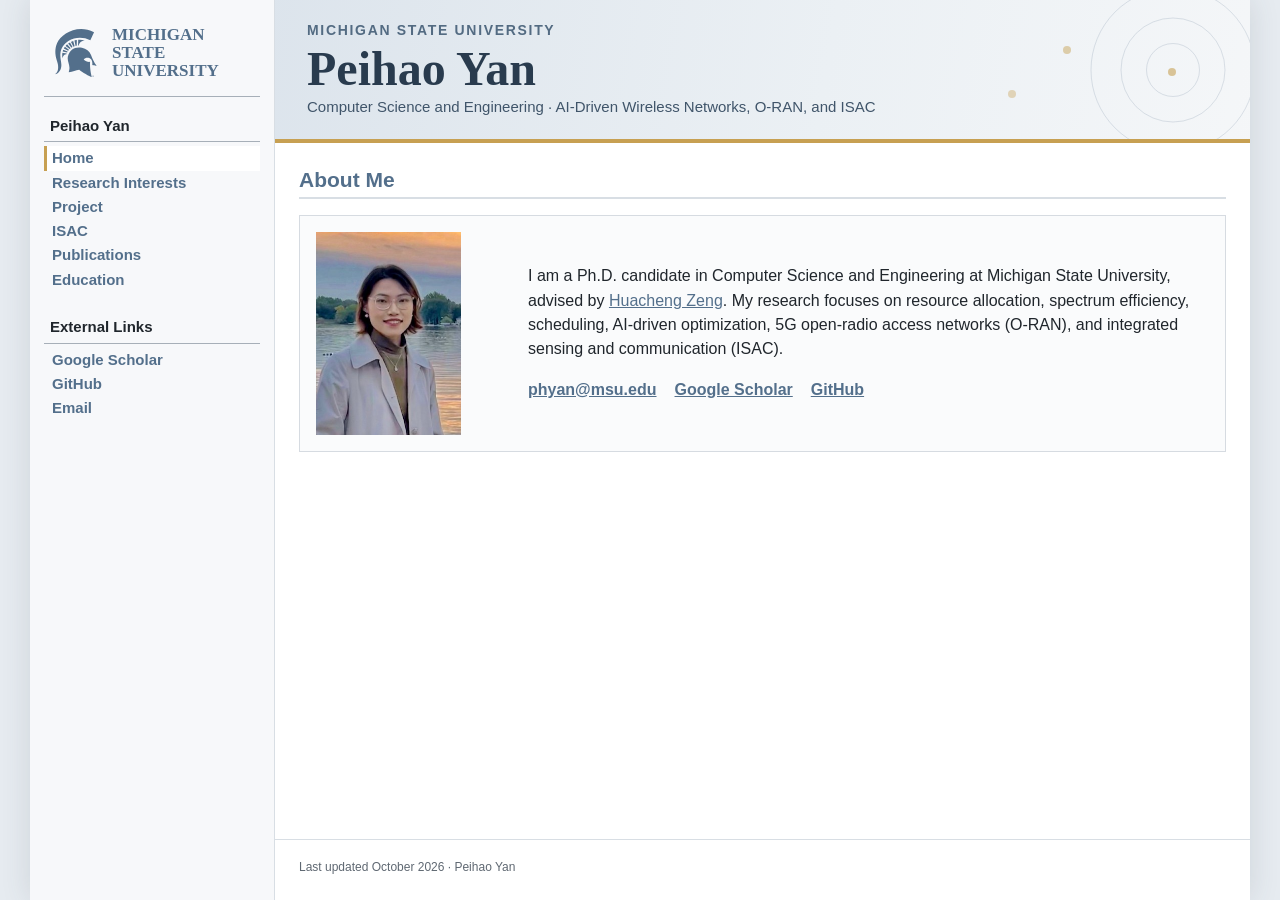
<file: index.html>
<!doctype html>
<html lang="en">
  <head>
    <meta charset="utf-8" />
    <meta name="viewport" content="width=device-width, initial-scale=1" />
    <meta name="description" content="Peihao Yan — Ph.D. candidate at Michigan State University researching spectrum efficiency, AI-driven optimization, 5G RAN, and integrated sensing and communication." />
    <title>Peihao Yan | Michigan State University</title>
    <link rel="icon" href="favicon.svg" type="image/svg+xml" />
    <link rel="stylesheet" href="style.css?v=20261030-3" />
  </head>
  <body>
    <a class="skip-link" href="#main">Skip to main content</a>
    <div class="page-shell">
      <aside class="sidebar">
        <div class="msu-lockup" aria-label="Michigan State University">
          <img class="msu-mark" src="assets/images/spartan-helmet.svg?v=20261030-3" alt="" aria-hidden="true" />
          <span class="msu-name">Michigan State<br />University</span>
        </div>
        <nav aria-label="Primary navigation">
          <p class="nav-heading">Peihao Yan</p>
          <a href="index.html" aria-current="page">Home</a>
          <a href="research.html">Research Interests</a>
          <a href="demos.html">Project</a>
          <a href="isac.html">ISAC</a>
          <a href="publications.html">Publications</a>
          <a href="education.html">Education</a>
          <p class="nav-heading nav-group">External Links</p>
          <a href="https://scholar.google.com/citations?hl=en&amp;user=ZL0hy0gAAAAJ&amp;view_op=list_works&amp;sortby=pubdate">Google Scholar</a>
          <a href="https://github.com/peihaoY">GitHub</a>
          <a href="mailto:phyan@msu.edu">Email</a>
        </nav>
      </aside>

      <div class="content-column">
        <header class="site-banner">
          <div class="banner-copy">
            <p>Michigan State University</p>
            <h1>Peihao Yan</h1>
            <span>Computer Science and Engineering · AI-Driven Wireless Networks, O-RAN, and ISAC</span>
          </div>
          <div class="radio-pattern" aria-hidden="true"><span></span><span></span><span></span></div>
        </header>

        <main id="main">
          <section aria-labelledby="about-title">
            <h2 id="about-title">About Me</h2>
            <div class="intro-panel">
              <img class="avatar" src="assets/images/peihao-yan-profile.jpg?v=20261030-2" alt="Portrait of Peihao Yan" width="400" height="400" />
              <div>
                <p>I am a Ph.D. candidate in Computer Science and Engineering at Michigan State University, advised by <a href="https://inss.egr.msu.edu/team.html">Huacheng Zeng</a>. My research focuses on resource allocation, spectrum efficiency, scheduling, AI-driven optimization, 5G open-radio access networks (O-RAN), and integrated sensing and communication (ISAC).</p>
                <p class="quick-links">
                  <a href="mailto:phyan@msu.edu">phyan@msu.edu</a>
                  <a href="https://scholar.google.com/citations?hl=en&amp;user=ZL0hy0gAAAAJ&amp;view_op=list_works&amp;sortby=pubdate">Google Scholar</a>
                  <a href="https://github.com/peihaoY">GitHub</a>
                </p>
              </div>
            </div>
          </section>

        </main>

        <footer><p>Last updated October 2026 · Peihao Yan</p></footer>
      </div>
    </div>
  </body>
</html>
</file>
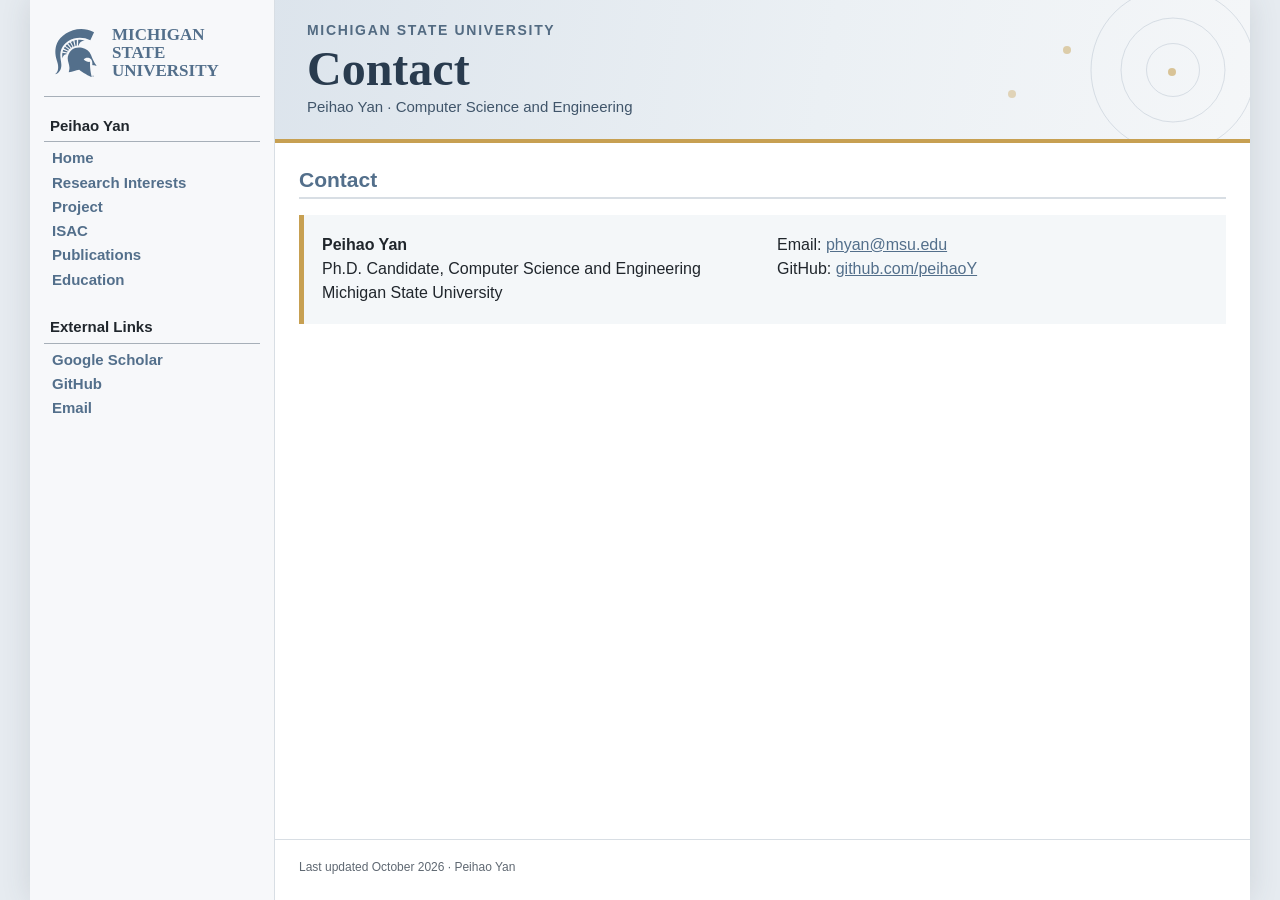
<file: contact.html>
<!doctype html>
<html lang="en">
  <head>
    <meta charset="utf-8" /><meta name="viewport" content="width=device-width, initial-scale=1" />
    <meta name="description" content="Contact information for Peihao Yan at Michigan State University." /><title>Contact | Peihao Yan</title>
    <link rel="icon" href="favicon.svg" type="image/svg+xml" /><link rel="stylesheet" href="style.css?v=20261030-3" />
  </head>
  <body>
    <a class="skip-link" href="#main">Skip to main content</a>
    <div class="page-shell">
      <aside class="sidebar">
        <div class="msu-lockup" aria-label="Michigan State University"><img class="msu-mark" src="assets/images/spartan-helmet.svg?v=20261030-3" alt="" aria-hidden="true" /><span class="msu-name">Michigan State<br />University</span></div>
        <nav aria-label="Primary navigation">
          <p class="nav-heading">Peihao Yan</p>
          <a href="index.html">Home</a><a href="research.html">Research Interests</a><a href="demos.html">Project</a><a href="isac.html">ISAC</a><a href="publications.html">Publications</a><a href="education.html">Education</a>
          <p class="nav-heading nav-group">External Links</p><a href="https://scholar.google.com/citations?hl=en&amp;user=ZL0hy0gAAAAJ&amp;view_op=list_works&amp;sortby=pubdate">Google Scholar</a><a href="https://github.com/peihaoY">GitHub</a><a href="mailto:phyan@msu.edu">Email</a>
        </nav>
      </aside>
      <div class="content-column">
        <header class="site-banner"><div class="banner-copy"><p>Michigan State University</p><h1>Contact</h1><span>Peihao Yan · Computer Science and Engineering</span></div><div class="radio-pattern" aria-hidden="true"><span></span><span></span><span></span></div></header>
        <main id="main">
          <section aria-labelledby="contact-title">
            <h2 id="contact-title">Contact</h2>
            <div class="contact-panel">
              <p><strong>Peihao Yan</strong><br />Ph.D. Candidate, Computer Science and Engineering<br />Michigan State University</p>
              <p>Email: <a href="mailto:phyan@msu.edu">phyan@msu.edu</a><br />GitHub: <a href="https://github.com/peihaoY">github.com/peihaoY</a></p>
            </div>
          </section>
        </main>
        <footer><p>Last updated October 2026 · Peihao Yan</p></footer>
      </div>
    </div>
  </body>
</html>
</file>
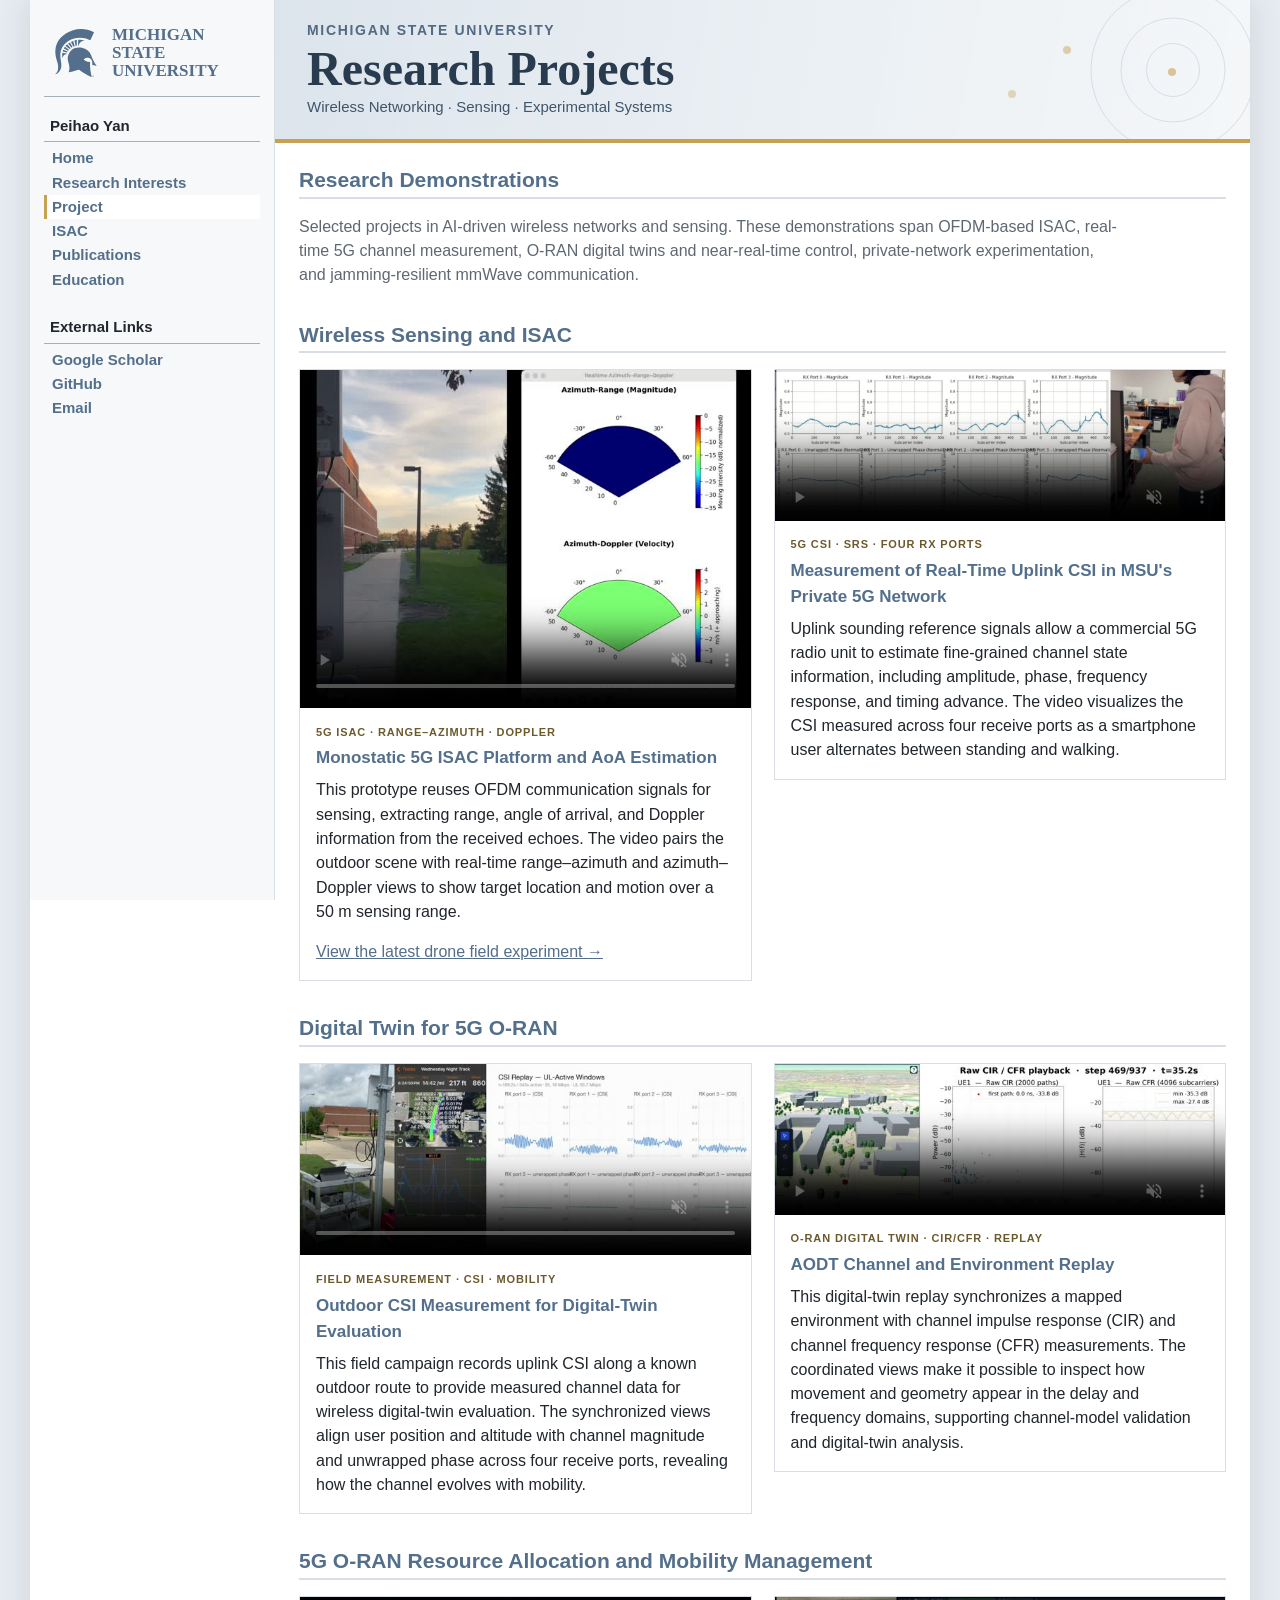
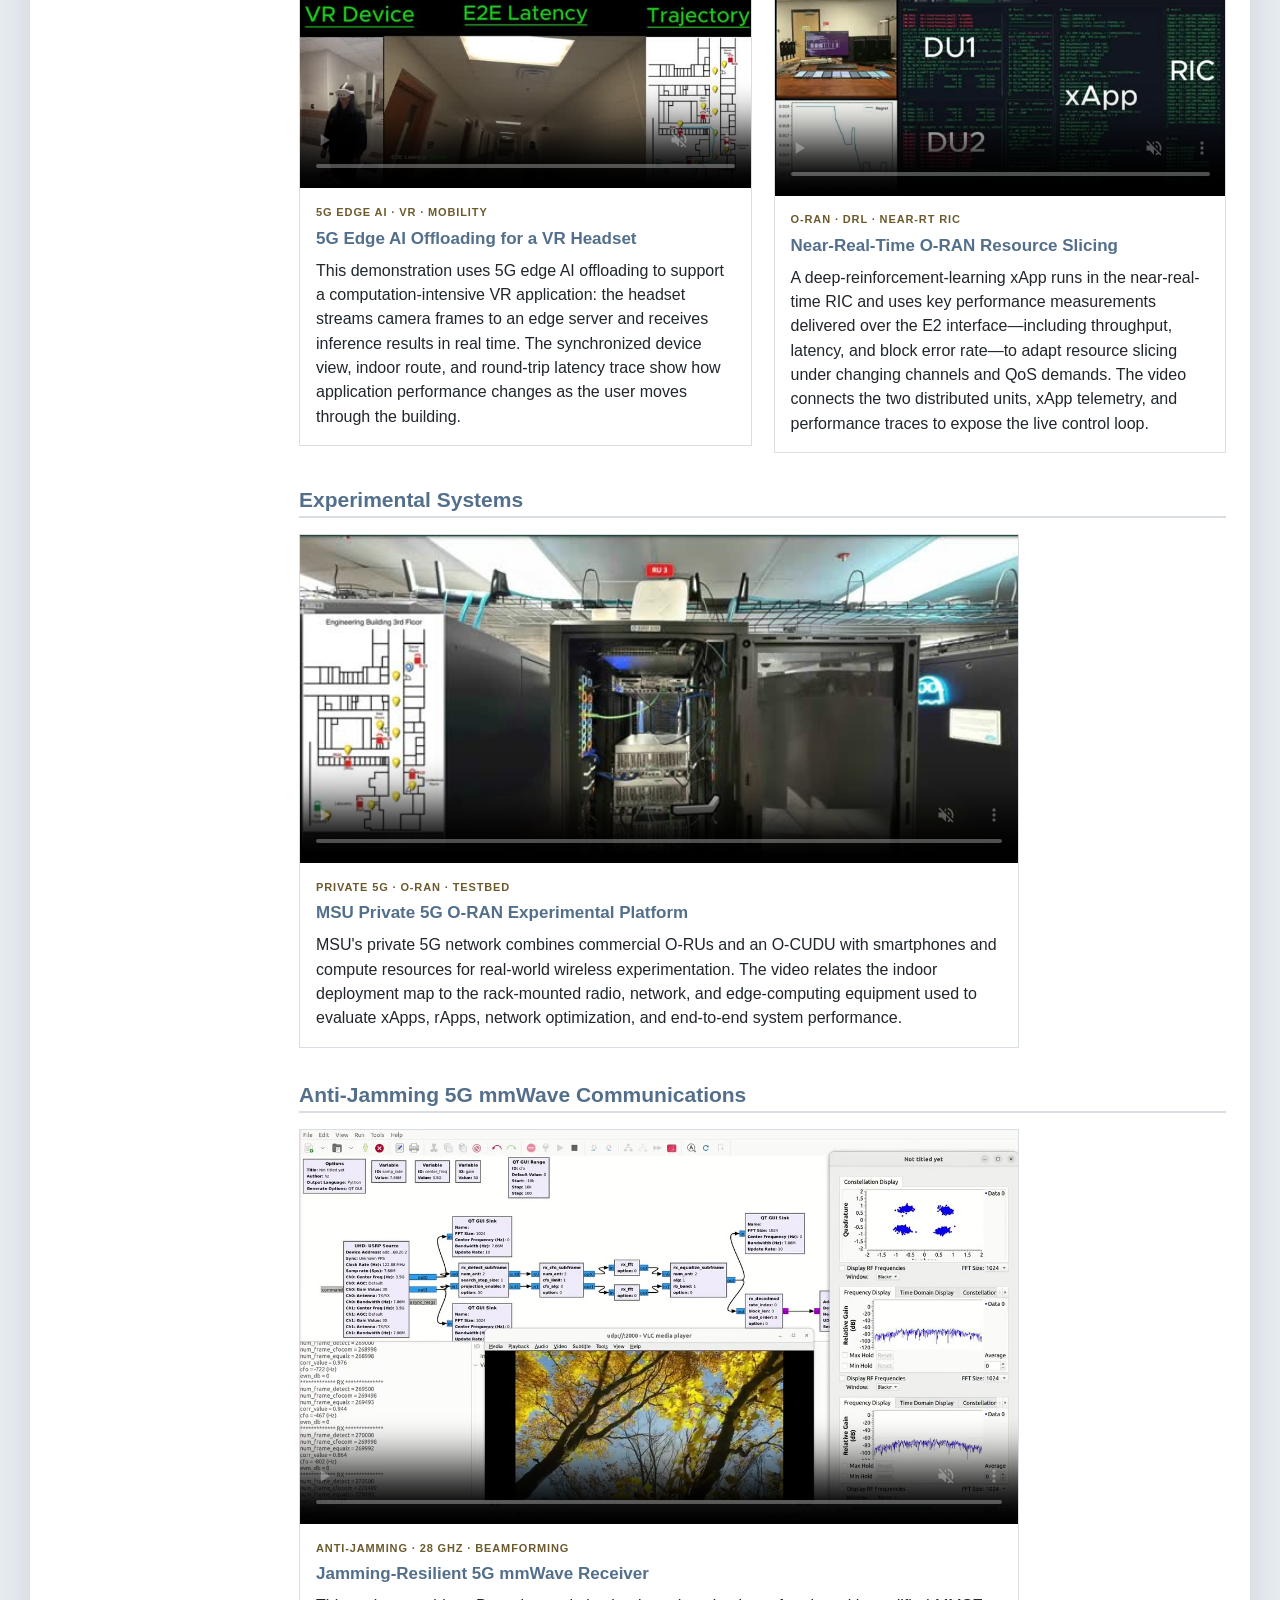
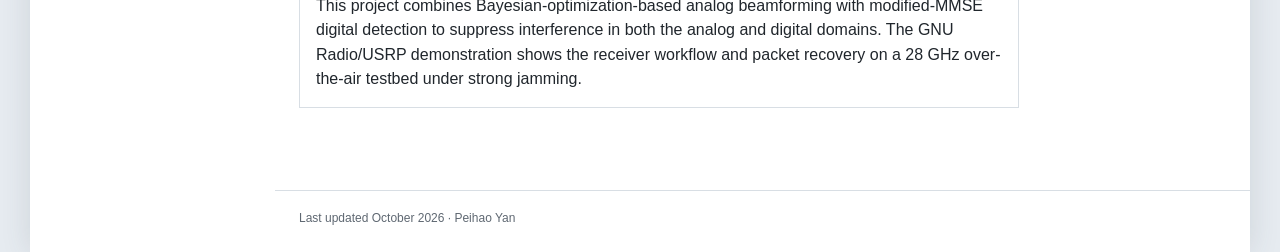
<file: demos.html>
<!doctype html>
<html lang="en">
  <head>
    <meta charset="utf-8" />
    <meta name="viewport" content="width=device-width, initial-scale=1" />
    <meta name="description" content="Research projects from Peihao Yan in wireless systems, 5G/6G, Open RAN, integrated sensing and communication, and anti-jamming communications." />
    <title>Research Projects | Peihao Yan</title>
    <link rel="icon" href="favicon.svg" type="image/svg+xml" />
    <link rel="stylesheet" href="style.css?v=20261030-3" />
  </head>
  <body>
    <a class="skip-link" href="#main">Skip to main content</a>
    <div class="page-shell">
      <aside class="sidebar">
        <div class="msu-lockup" aria-label="Michigan State University">
          <img class="msu-mark" src="assets/images/spartan-helmet.svg?v=20261030-3" alt="" aria-hidden="true" />
          <span class="msu-name">Michigan State<br />University</span>
        </div>
        <nav aria-label="Primary navigation">
          <p class="nav-heading">Peihao Yan</p>
          <a href="index.html">Home</a>
          <a href="research.html">Research Interests</a>
          <a href="demos.html" aria-current="page">Project</a>
          <a href="isac.html">ISAC</a>
          <a href="publications.html">Publications</a>
          <a href="education.html">Education</a>
          <p class="nav-heading nav-group">External Links</p>
          <a href="https://scholar.google.com/citations?hl=en&amp;user=ZL0hy0gAAAAJ&amp;view_op=list_works&amp;sortby=pubdate">Google Scholar</a>
          <a href="https://github.com/peihaoY">GitHub</a>
          <a href="mailto:phyan@msu.edu">Email</a>
        </nav>
      </aside>

      <div class="content-column">
        <header class="site-banner">
          <div class="banner-copy">
            <p>Michigan State University</p>
            <h1>Research Projects</h1>
            <span>Wireless Networking · Sensing · Experimental Systems</span>
          </div>
          <div class="radio-pattern" aria-hidden="true"><span></span><span></span><span></span></div>
        </header>

        <main id="main">
          <section aria-labelledby="demo-library-title">
            <h2 id="demo-library-title">Research Demonstrations</h2>
            <p class="demo-intro">Selected projects in AI-driven wireless networks and sensing. These demonstrations span OFDM-based ISAC, real-time 5G channel measurement, O-RAN digital twins and near-real-time control, private-network experimentation, and jamming-resilient mmWave communication.</p>
          </section>

          <section id="sensing" aria-labelledby="sensing-title">
            <h2 id="sensing-title">Wireless Sensing and ISAC</h2>
            <div class="demo-grid">
              <article class="demo-card">
                <video controls muted playsinline preload="metadata" poster="assets/images/50m-azimuth-sensing-poster.jpg">
                  <source src="assets/videos/50m-azimuth-sensing.mp4" type="video/mp4" />
                </video>
                <div class="demo-card-content">
                  <p class="demo-meta">5G ISAC · Range–Azimuth · Doppler</p>
                  <h3>Monostatic 5G ISAC Platform and AoA Estimation</h3>
                  <p>This prototype reuses OFDM communication signals for sensing, extracting range, angle of arrival, and Doppler information from the received echoes. The video pairs the outdoor scene with real-time range–azimuth and azimuth–Doppler views to show target location and motion over a 50 m sensing range.</p>
                  <p><a href="isac.html">View the latest drone field experiment →</a></p>
                </div>
              </article>

              <article class="demo-card">
                <video controls muted playsinline preload="metadata" poster="assets/images/four-port-csi-measurement-poster.jpg">
                  <source src="assets/videos/four-port-csi-measurement.mp4" type="video/mp4" />
                </video>
                <div class="demo-card-content">
                  <p class="demo-meta">5G CSI · SRS · Four RX Ports</p>
                  <h3>Measurement of Real-Time Uplink CSI in MSU's Private 5G Network</h3>
                  <p>Uplink sounding reference signals allow a commercial 5G radio unit to estimate fine-grained channel state information, including amplitude, phase, frequency response, and timing advance. The video visualizes the CSI measured across four receive ports as a smartphone user alternates between standing and walking.</p>
                </div>
              </article>
            </div>
          </section>

          <section id="digital-twin" aria-labelledby="digital-twin-title">
            <h2 id="digital-twin-title">Digital Twin for 5G O-RAN</h2>
            <div class="demo-grid">
              <article class="demo-card">
                <video controls muted playsinline preload="metadata" poster="assets/images/outdoor-csi-tracking-poster.jpg">
                  <source src="assets/videos/outdoor-csi-tracking.mp4" type="video/mp4" />
                </video>
                <div class="demo-card-content">
                  <p class="demo-meta">Field Measurement · CSI · Mobility</p>
                  <h3>Outdoor CSI Measurement for Digital-Twin Evaluation</h3>
                  <p>This field campaign records uplink CSI along a known outdoor route to provide measured channel data for wireless digital-twin evaluation. The synchronized views align user position and altitude with channel magnitude and unwrapped phase across four receive ports, revealing how the channel evolves with mobility.</p>
                </div>
              </article>

              <article class="demo-card">
                <video controls muted playsinline preload="metadata" poster="assets/images/aodt-cir-cfr-replay-poster.jpg">
                  <source src="assets/videos/aodt-cir-cfr-replay.mp4" type="video/mp4" />
                </video>
                <div class="demo-card-content">
                  <p class="demo-meta">O-RAN Digital Twin · CIR/CFR · Replay</p>
                  <h3>AODT Channel and Environment Replay</h3>
                  <p>This digital-twin replay synchronizes a mapped environment with channel impulse response (CIR) and channel frequency response (CFR) measurements. The coordinated views make it possible to inspect how movement and geometry appear in the delay and frequency domains, supporting channel-model validation and digital-twin analysis.</p>
                </div>
              </article>
            </div>
          </section>

          <section id="oran-management" aria-labelledby="oran-management-title">
            <h2 id="oran-management-title">5G O-RAN Resource Allocation and Mobility Management</h2>
            <div class="demo-grid">
              <article class="demo-card">
                <video controls muted playsinline preload="metadata" poster="assets/images/vr-low-latency-tracking-poster.jpg">
                  <source src="assets/videos/vr-low-latency-tracking.mp4" type="video/mp4" />
                </video>
                <div class="demo-card-content">
                  <p class="demo-meta">5G Edge AI · VR · Mobility</p>
                  <h3>5G Edge AI Offloading for a VR Headset</h3>
                  <p>This demonstration uses 5G edge AI offloading to support a computation-intensive VR application: the headset streams camera frames to an edge server and receives inference results in real time. The synchronized device view, indoor route, and round-trip latency trace show how application performance changes as the user moves through the building.</p>
                </div>
              </article>

              <article class="demo-card">
                <video controls muted playsinline preload="metadata" poster="assets/images/oran-drl-xapp-poster.jpg">
                  <source src="assets/videos/oran-drl-xapp.mp4" type="video/mp4" />
                </video>
                <div class="demo-card-content">
                  <p class="demo-meta">O-RAN · DRL · Near-RT RIC</p>
                  <h3>Near-Real-Time O-RAN Resource Slicing</h3>
                  <p>A deep-reinforcement-learning xApp runs in the near-real-time RIC and uses key performance measurements delivered over the E2 interface—including throughput, latency, and block error rate—to adapt resource slicing under changing channels and QoS demands. The video connects the two distributed units, xApp telemetry, and performance traces to expose the live control loop.</p>
                </div>
              </article>
            </div>
          </section>

          <section id="systems" aria-labelledby="systems-title">
            <h2 id="systems-title">Experimental Systems</h2>
            <div class="demo-grid demo-grid-single">
              <article class="demo-card">
                <video controls muted playsinline preload="metadata" poster="assets/images/wireless-network-platform-poster.jpg">
                  <source src="assets/videos/wireless-network-platform.mp4" type="video/mp4" />
                </video>
                <div class="demo-card-content">
                  <p class="demo-meta">Private 5G · O-RAN · Testbed</p>
                  <h3>MSU Private 5G O-RAN Experimental Platform</h3>
                  <p>MSU's private 5G network combines commercial O-RUs and an O-CUDU with smartphones and compute resources for real-world wireless experimentation. The video relates the indoor deployment map to the rack-mounted radio, network, and edge-computing equipment used to evaluate xApps, rApps, network optimization, and end-to-end system performance.</p>
                </div>
              </article>
            </div>
          </section>

          <section id="anti-jamming" aria-labelledby="anti-jamming-title">
            <h2 id="anti-jamming-title">Anti-Jamming 5G mmWave Communications</h2>
            <div class="demo-grid demo-grid-single">
              <article class="demo-card">
                <video controls muted playsinline preload="metadata" poster="assets/images/anti-jamming-mmwave-poster.jpg">
                  <source src="assets/videos/anti-jamming-mmwave.mp4" type="video/mp4" />
                </video>
                <div class="demo-card-content">
                  <p class="demo-meta">Anti-Jamming · 28 GHz · Beamforming</p>
                  <h3>Jamming-Resilient 5G mmWave Receiver</h3>
                  <p>This project combines Bayesian-optimization-based analog beamforming with modified-MMSE digital detection to suppress interference in both the analog and digital domains. The GNU Radio/USRP demonstration shows the receiver workflow and packet recovery on a 28 GHz over-the-air testbed under strong jamming.</p>
                </div>
              </article>
            </div>
          </section>
        </main>

        <footer><p>Last updated October 2026 · Peihao Yan</p></footer>
      </div>
    </div>
  </body>
</html>
</file>
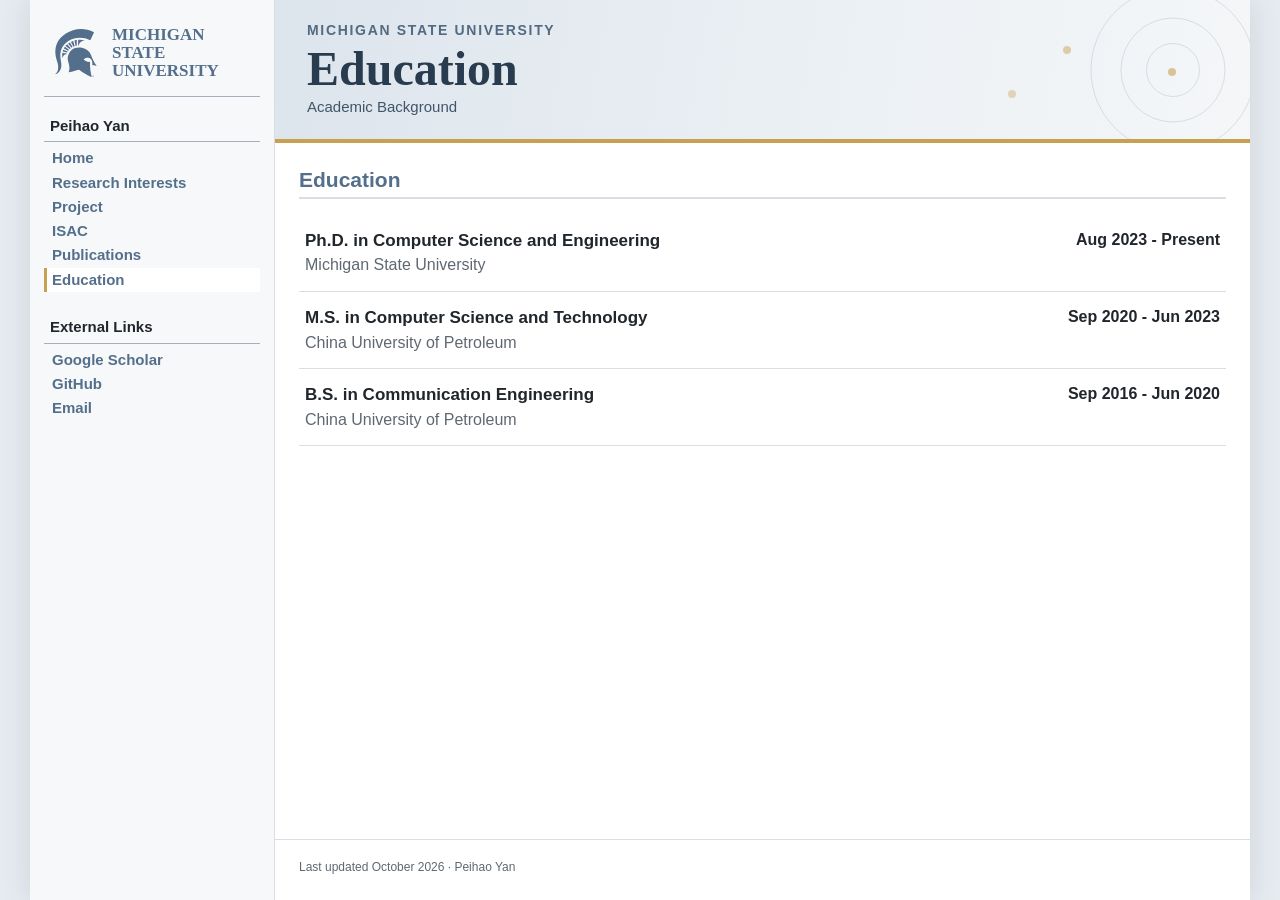
<file: education.html>
<!doctype html>
<html lang="en">
  <head>
    <meta charset="utf-8" /><meta name="viewport" content="width=device-width, initial-scale=1" />
    <meta name="description" content="Education background of Peihao Yan." /><title>Education | Peihao Yan</title>
    <link rel="icon" href="favicon.svg" type="image/svg+xml" /><link rel="stylesheet" href="style.css?v=20261030-3" />
  </head>
  <body>
    <a class="skip-link" href="#main">Skip to main content</a>
    <div class="page-shell">
      <aside class="sidebar">
        <div class="msu-lockup" aria-label="Michigan State University"><img class="msu-mark" src="assets/images/spartan-helmet.svg?v=20261030-3" alt="" aria-hidden="true" /><span class="msu-name">Michigan State<br />University</span></div>
        <nav aria-label="Primary navigation">
          <p class="nav-heading">Peihao Yan</p>
          <a href="index.html">Home</a><a href="research.html">Research Interests</a><a href="demos.html">Project</a><a href="isac.html">ISAC</a><a href="publications.html">Publications</a><a href="education.html" aria-current="page">Education</a>
          <p class="nav-heading nav-group">External Links</p><a href="https://scholar.google.com/citations?hl=en&amp;user=ZL0hy0gAAAAJ&amp;view_op=list_works&amp;sortby=pubdate">Google Scholar</a><a href="https://github.com/peihaoY">GitHub</a><a href="mailto:phyan@msu.edu">Email</a>
        </nav>
      </aside>
      <div class="content-column">
        <header class="site-banner"><div class="banner-copy"><p>Michigan State University</p><h1>Education</h1><span>Academic Background</span></div><div class="radio-pattern" aria-hidden="true"><span></span><span></span><span></span></div></header>
        <main id="main">
          <section aria-labelledby="education-title">
            <h2 id="education-title">Education</h2>
            <div class="education-list">
              <article><div><h3>Ph.D. in Computer Science and Engineering</h3><p>Michigan State University</p></div><span>Aug 2023 - Present</span></article>
              <article><div><h3>M.S. in Computer Science and Technology</h3><p>China University of Petroleum</p></div><span>Sep 2020 - Jun 2023</span></article>
              <article><div><h3>B.S. in Communication Engineering</h3><p>China University of Petroleum</p></div><span>Sep 2016 - Jun 2020</span></article>
            </div>
          </section>
        </main>
        <footer><p>Last updated October 2026 · Peihao Yan</p></footer>
      </div>
    </div>
  </body>
</html>
</file>
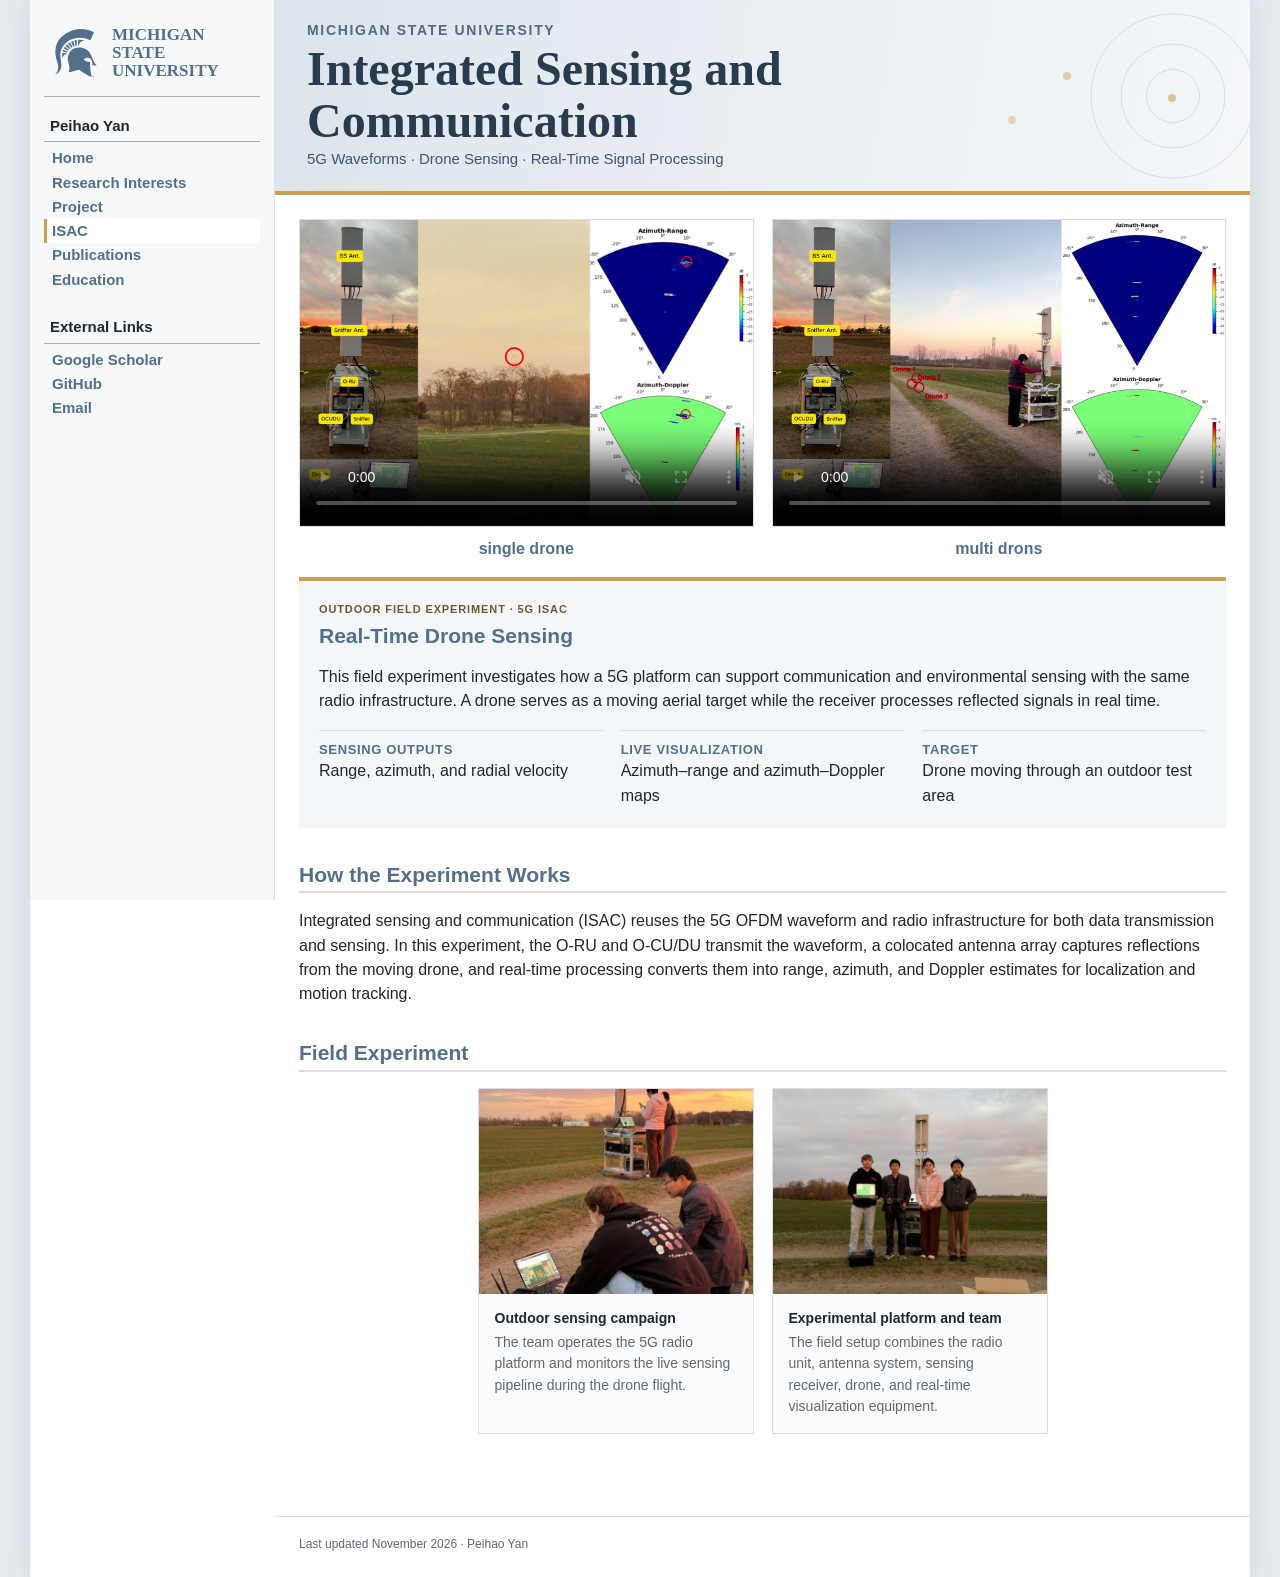
<file: isac.html>
<!doctype html>
<html lang="en">
  <head>
    <meta charset="utf-8" />
    <meta name="viewport" content="width=device-width, initial-scale=1" />
    <meta name="description" content="Peihao Yan's integrated sensing and communication research, including a real-time 5G drone sensing field experiment with range, azimuth, and Doppler processing." />
    <title>Integrated Sensing and Communication | Peihao Yan</title>
    <link rel="icon" href="favicon.svg" type="image/svg+xml" />
    <link rel="stylesheet" href="style.css?v=20261123-1" />
  </head>
  <body>
    <a class="skip-link" href="#main">Skip to main content</a>
    <div class="page-shell">
      <aside class="sidebar">
        <div class="msu-lockup" aria-label="Michigan State University">
          <img class="msu-mark" src="assets/images/spartan-helmet.svg?v=20261030-3" alt="" aria-hidden="true" />
          <span class="msu-name">Michigan State<br />University</span>
        </div>
        <nav aria-label="Primary navigation">
          <p class="nav-heading">Peihao Yan</p>
          <a href="index.html">Home</a>
          <a href="research.html">Research Interests</a>
          <a href="demos.html">Project</a>
          <a href="isac.html" aria-current="page">ISAC</a>
          <a href="publications.html">Publications</a>
          <a href="education.html">Education</a>
          <p class="nav-heading nav-group">External Links</p>
          <a href="https://scholar.google.com/citations?hl=en&amp;user=ZL0hy0gAAAAJ&amp;view_op=list_works&amp;sortby=pubdate">Google Scholar</a>
          <a href="https://github.com/peihaoY">GitHub</a>
          <a href="mailto:phyan@msu.edu">Email</a>
        </nav>
      </aside>

      <div class="content-column">
        <header class="site-banner">
          <div class="banner-copy">
            <p>Michigan State University</p>
            <h1>Integrated Sensing and Communication</h1>
            <span>5G Waveforms · Drone Sensing · Real-Time Signal Processing</span>
          </div>
          <div class="radio-pattern" aria-hidden="true"><span></span><span></span><span></span></div>
        </header>

        <main id="main">
          <section class="isac-hero" aria-labelledby="field-demo-title">
            <div class="isac-videos">
              <figure class="isac-video-card">
                <div class="isac-video">
                  <video controls muted playsinline preload="metadata" aria-label="single drone" poster="assets/images/drone-isac-field-test-poster.jpg">
                    <source src="assets/videos/drone-isac-field-test.mp4" type="video/mp4" />
                    Your browser does not support embedded video.
                  </video>
                </div>
                <figcaption>single drone</figcaption>
              </figure>
              <figure class="isac-video-card">
                <div class="isac-video">
                  <video controls muted playsinline preload="metadata" aria-label="multi drons" poster="assets/images/three-drone-isac-poster.jpg">
                    <source src="assets/videos/three-drone-isac.mp4" type="video/mp4" />
                    Your browser does not support embedded video.
                  </video>
                </div>
                <figcaption>multi drons</figcaption>
              </figure>
            </div>
            <div class="isac-summary">
              <p class="demo-meta">Outdoor Field Experiment · 5G ISAC</p>
              <h2 id="field-demo-title">Real-Time Drone Sensing</h2>
              <p>This field experiment investigates how a 5G platform can support communication and environmental sensing with the same radio infrastructure. A drone serves as a moving aerial target while the receiver processes reflected signals in real time.</p>
              <ul class="isac-facts">
                <li><strong>Sensing outputs</strong>Range, azimuth, and radial velocity</li>
                <li><strong>Live visualization</strong>Azimuth–range and azimuth–Doppler maps</li>
                <li><strong>Target</strong>Drone moving through an outdoor test area</li>
              </ul>
            </div>
          </section>

          <section aria-labelledby="isac-overview-title">
            <h2 id="isac-overview-title">How the Experiment Works</h2>
            <p>Integrated sensing and communication (ISAC) reuses the 5G OFDM waveform and radio infrastructure for both data transmission and sensing. In this experiment, the O-RU and O-CU/DU transmit the waveform, a colocated antenna array captures reflections from the moving drone, and real-time processing converts them into range, azimuth, and Doppler estimates for localization and motion tracking.</p>
          </section>

          <section aria-labelledby="field-gallery-title">
            <h2 id="field-gallery-title">Field Experiment</h2>
            <div class="field-gallery">
              <figure>
                <img src="assets/images/drone-isac-field-testing.jpg" alt="Researchers operating a 5G ISAC test platform and sensing receiver during an outdoor drone experiment" width="1200" height="1600" loading="lazy" />
                <figcaption><strong>Outdoor sensing campaign</strong>The team operates the 5G radio platform and monitors the live sensing pipeline during the drone flight.</figcaption>
              </figure>
              <figure>
                <img src="assets/images/drone-isac-field-team.jpg" alt="Research team standing with the 5G ISAC platform after an outdoor drone field experiment" width="1200" height="1600" loading="lazy" />
                <figcaption><strong>Experimental platform and team</strong>The field setup combines the radio unit, antenna system, sensing receiver, drone, and real-time visualization equipment.</figcaption>
              </figure>
            </div>
          </section>
        </main>

        <footer><p>Last updated November 2026 · Peihao Yan</p></footer>
      </div>
    </div>
  </body>
</html>
</file>
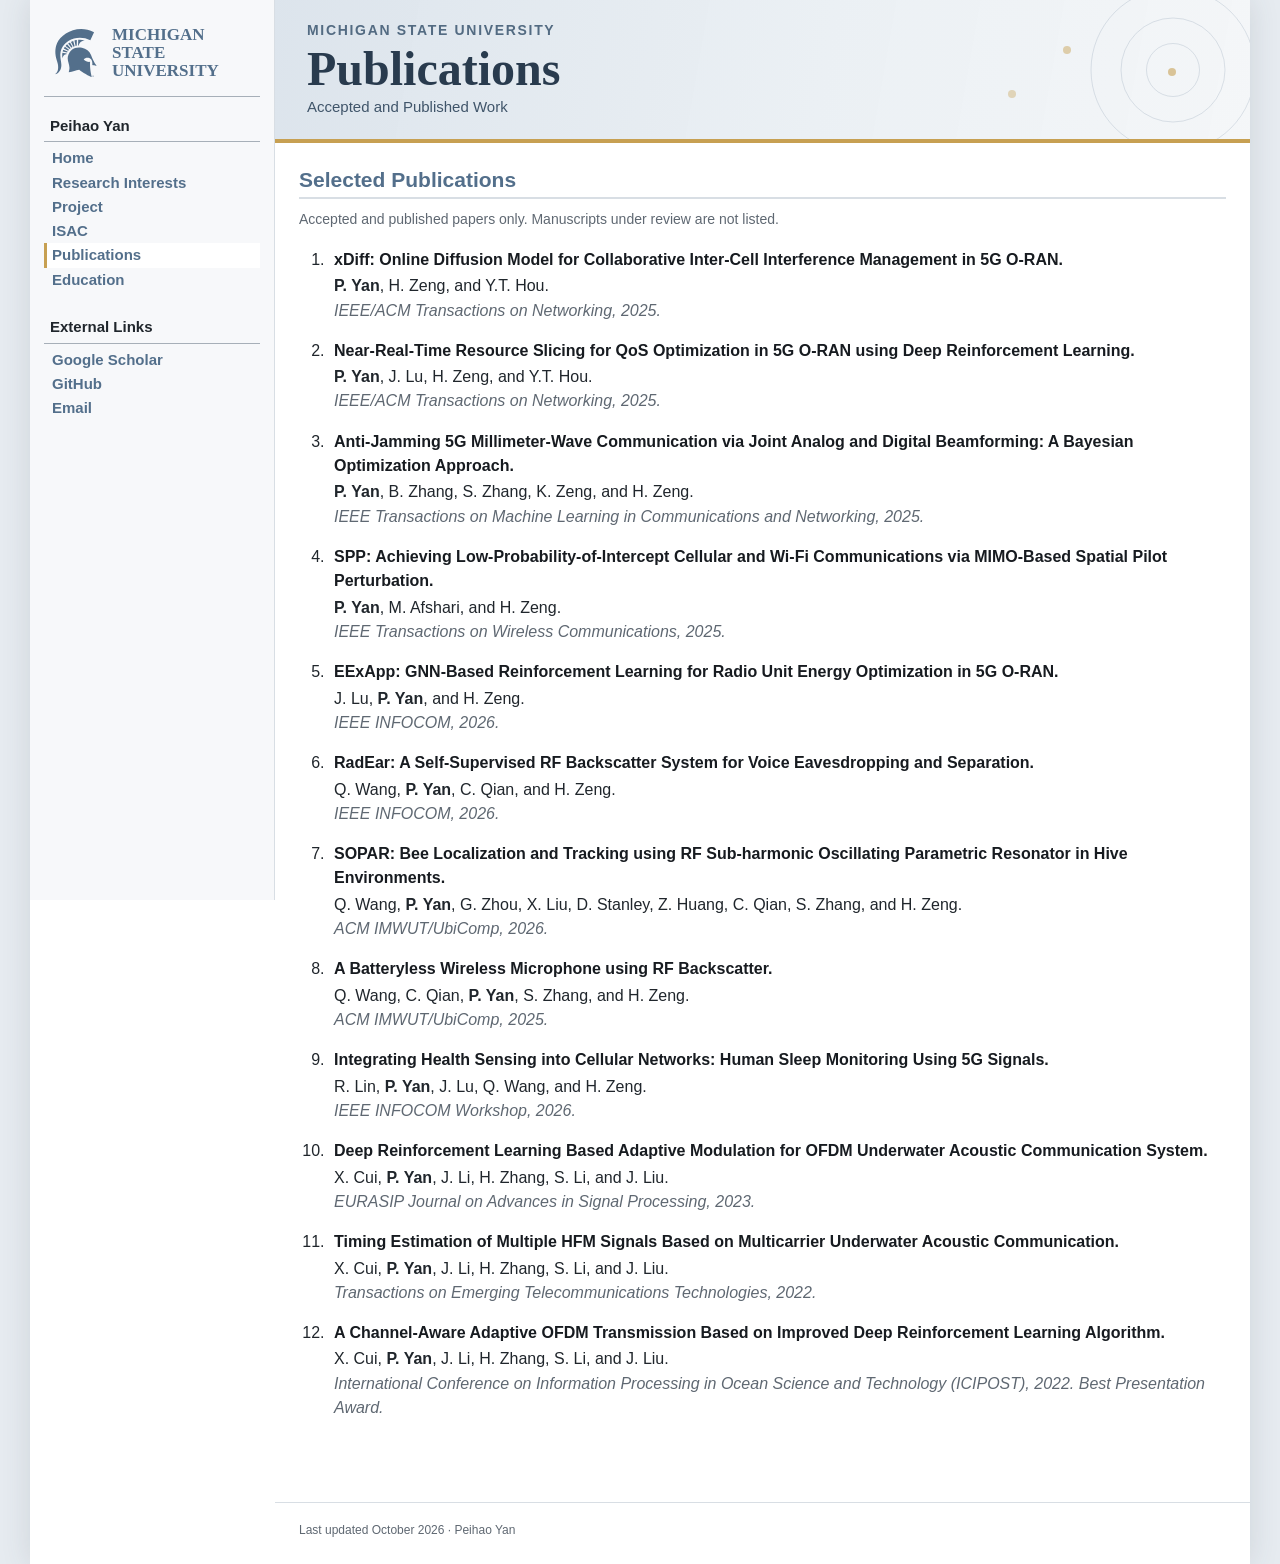
<file: publications.html>
<!doctype html>
<html lang="en">
  <head>
    <meta charset="utf-8" />
    <meta name="viewport" content="width=device-width, initial-scale=1" />
    <meta name="description" content="Accepted and published research papers by Peihao Yan." />
    <title>Publications | Peihao Yan</title>
    <link rel="icon" href="favicon.svg" type="image/svg+xml" />
    <link rel="stylesheet" href="style.css?v=20261030-3" />
  </head>
  <body>
    <a class="skip-link" href="#main">Skip to main content</a>
    <div class="page-shell">
      <aside class="sidebar">
        <div class="msu-lockup" aria-label="Michigan State University"><img class="msu-mark" src="assets/images/spartan-helmet.svg?v=20261030-3" alt="" aria-hidden="true" /><span class="msu-name">Michigan State<br />University</span></div>
        <nav aria-label="Primary navigation">
          <p class="nav-heading">Peihao Yan</p>
          <a href="index.html">Home</a><a href="research.html">Research Interests</a><a href="demos.html">Project</a><a href="isac.html">ISAC</a><a href="publications.html" aria-current="page">Publications</a><a href="education.html">Education</a>
          <p class="nav-heading nav-group">External Links</p>
          <a href="https://scholar.google.com/citations?hl=en&amp;user=ZL0hy0gAAAAJ&amp;view_op=list_works&amp;sortby=pubdate">Google Scholar</a><a href="https://github.com/peihaoY">GitHub</a><a href="mailto:phyan@msu.edu">Email</a>
        </nav>
      </aside>
      <div class="content-column">
        <header class="site-banner"><div class="banner-copy"><p>Michigan State University</p><h1>Publications</h1><span>Accepted and Published Work</span></div><div class="radio-pattern" aria-hidden="true"><span></span><span></span><span></span></div></header>
        <main id="main">
          <section aria-labelledby="publications-title">
            <h2 id="publications-title">Selected Publications</h2>
            <p class="section-note">Accepted and published papers only. Manuscripts under review are not listed.</p>
            <ol class="publication-list">
              <li><strong>xDiff: Online Diffusion Model for Collaborative Inter-Cell Interference Management in 5G O-RAN.</strong><span><b>P. Yan</b>, H. Zeng, and Y.T. Hou.</span><em>IEEE/ACM Transactions on Networking, 2025.</em></li>
              <li><strong>Near-Real-Time Resource Slicing for QoS Optimization in 5G O-RAN using Deep Reinforcement Learning.</strong><span><b>P. Yan</b>, J. Lu, H. Zeng, and Y.T. Hou.</span><em>IEEE/ACM Transactions on Networking, 2025.</em></li>
              <li><strong>Anti-Jamming 5G Millimeter-Wave Communication via Joint Analog and Digital Beamforming: A Bayesian Optimization Approach.</strong><span><b>P. Yan</b>, B. Zhang, S. Zhang, K. Zeng, and H. Zeng.</span><em>IEEE Transactions on Machine Learning in Communications and Networking, 2025.</em></li>
              <li><strong>SPP: Achieving Low-Probability-of-Intercept Cellular and Wi-Fi Communications via MIMO-Based Spatial Pilot Perturbation.</strong><span><b>P. Yan</b>, M. Afshari, and H. Zeng.</span><em>IEEE Transactions on Wireless Communications, 2025.</em></li>
              <li><strong>EExApp: GNN-Based Reinforcement Learning for Radio Unit Energy Optimization in 5G O-RAN.</strong><span>J. Lu, <b>P. Yan</b>, and H. Zeng.</span><em>IEEE INFOCOM, 2026.</em></li>
              <li><strong>RadEar: A Self-Supervised RF Backscatter System for Voice Eavesdropping and Separation.</strong><span>Q. Wang, <b>P. Yan</b>, C. Qian, and H. Zeng.</span><em>IEEE INFOCOM, 2026.</em></li>
              <li><strong>SOPAR: Bee Localization and Tracking using RF Sub-harmonic Oscillating Parametric Resonator in Hive Environments.</strong><span>Q. Wang, <b>P. Yan</b>, G. Zhou, X. Liu, D. Stanley, Z. Huang, C. Qian, S. Zhang, and H. Zeng.</span><em>ACM IMWUT/UbiComp, 2026.</em></li>
              <li><strong>A Batteryless Wireless Microphone using RF Backscatter.</strong><span>Q. Wang, C. Qian, <b>P. Yan</b>, S. Zhang, and H. Zeng.</span><em>ACM IMWUT/UbiComp, 2025.</em></li>
              <li><strong>Integrating Health Sensing into Cellular Networks: Human Sleep Monitoring Using 5G Signals.</strong><span>R. Lin, <b>P. Yan</b>, J. Lu, Q. Wang, and H. Zeng.</span><em>IEEE INFOCOM Workshop, 2026.</em></li>
              <li><strong>Deep Reinforcement Learning Based Adaptive Modulation for OFDM Underwater Acoustic Communication System.</strong><span>X. Cui, <b>P. Yan</b>, J. Li, H. Zhang, S. Li, and J. Liu.</span><em>EURASIP Journal on Advances in Signal Processing, 2023.</em></li>
              <li><strong>Timing Estimation of Multiple HFM Signals Based on Multicarrier Underwater Acoustic Communication.</strong><span>X. Cui, <b>P. Yan</b>, J. Li, H. Zhang, S. Li, and J. Liu.</span><em>Transactions on Emerging Telecommunications Technologies, 2022.</em></li>
              <li><strong>A Channel-Aware Adaptive OFDM Transmission Based on Improved Deep Reinforcement Learning Algorithm.</strong><span>X. Cui, <b>P. Yan</b>, J. Li, H. Zhang, S. Li, and J. Liu.</span><em>International Conference on Information Processing in Ocean Science and Technology (ICIPOST), 2022. Best Presentation Award.</em></li>
            </ol>
          </section>
        </main>
        <footer><p>Last updated October 2026 · Peihao Yan</p></footer>
      </div>
    </div>
  </body>
</html>
</file>
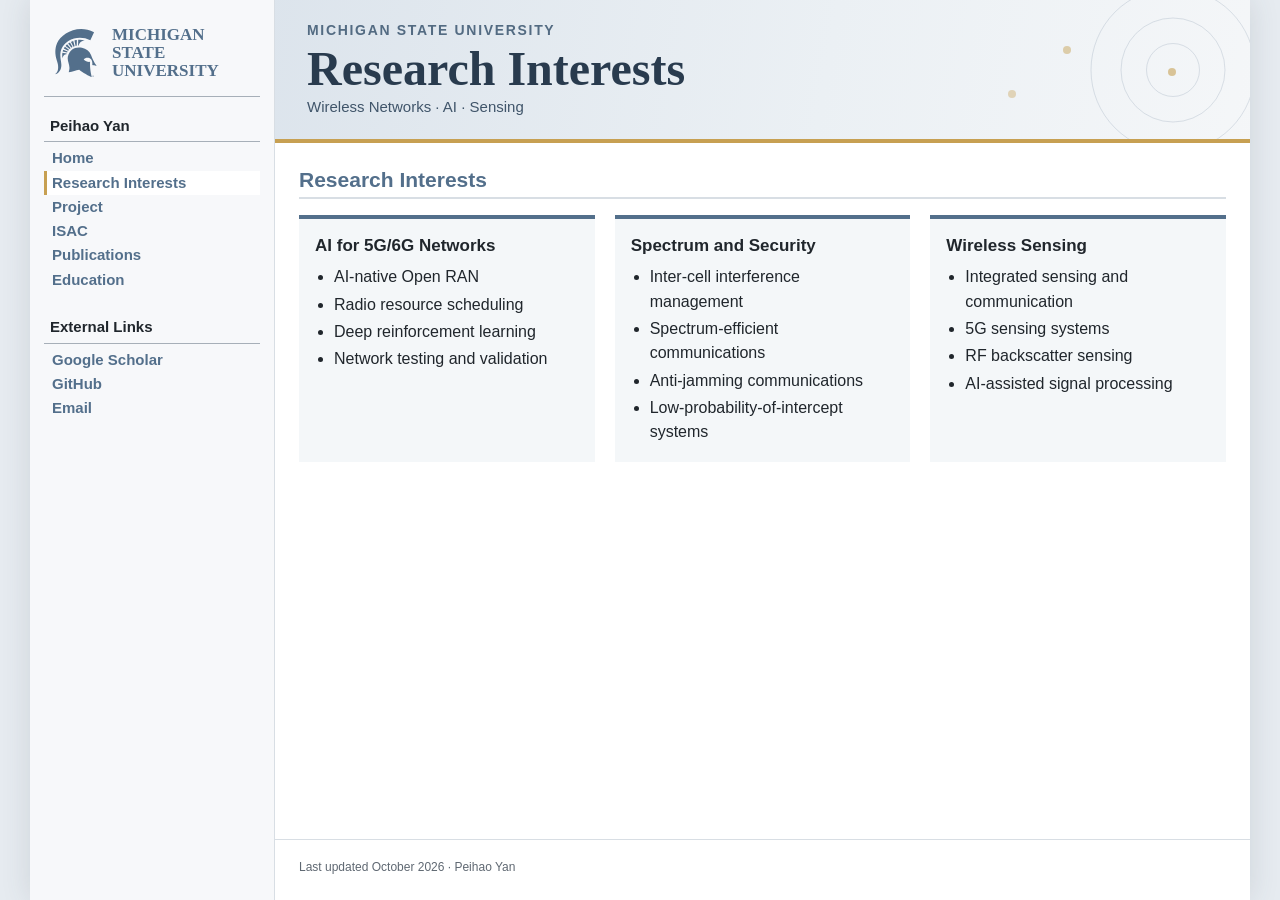
<file: research.html>
<!doctype html>
<html lang="en">
  <head>
    <meta charset="utf-8" />
    <meta name="viewport" content="width=device-width, initial-scale=1" />
    <meta name="description" content="Research interests of Peihao Yan in 5G/6G, Open RAN, spectrum efficiency, security, and wireless sensing." />
    <title>Research Interests | Peihao Yan</title>
    <link rel="icon" href="favicon.svg" type="image/svg+xml" />
    <link rel="stylesheet" href="style.css?v=20261030-3" />
  </head>
  <body>
    <a class="skip-link" href="#main">Skip to main content</a>
    <div class="page-shell">
      <aside class="sidebar">
        <div class="msu-lockup" aria-label="Michigan State University">
          <img class="msu-mark" src="assets/images/spartan-helmet.svg?v=20261030-3" alt="" aria-hidden="true" />
          <span class="msu-name">Michigan State<br />University</span>
        </div>
        <nav aria-label="Primary navigation">
          <p class="nav-heading">Peihao Yan</p>
          <a href="index.html">Home</a>
          <a href="research.html" aria-current="page">Research Interests</a>
          <a href="demos.html">Project</a>
          <a href="isac.html">ISAC</a>
          <a href="publications.html">Publications</a>
          <a href="education.html">Education</a>
          <p class="nav-heading nav-group">External Links</p>
          <a href="https://scholar.google.com/citations?hl=en&amp;user=ZL0hy0gAAAAJ&amp;view_op=list_works&amp;sortby=pubdate">Google Scholar</a>
          <a href="https://github.com/peihaoY">GitHub</a>
          <a href="mailto:phyan@msu.edu">Email</a>
        </nav>
      </aside>
      <div class="content-column">
        <header class="site-banner">
          <div class="banner-copy"><p>Michigan State University</p><h1>Research Interests</h1><span>Wireless Networks · AI · Sensing</span></div>
          <div class="radio-pattern" aria-hidden="true"><span></span><span></span><span></span></div>
        </header>
        <main id="main">
          <section aria-labelledby="research-title">
            <h2 id="research-title">Research Interests</h2>
            <div class="interest-grid">
              <article><h3>AI for 5G/6G Networks</h3><ul><li>AI-native Open RAN</li><li>Radio resource scheduling</li><li>Deep reinforcement learning</li><li>Network testing and validation</li></ul></article>
              <article><h3>Spectrum and Security</h3><ul><li>Inter-cell interference management</li><li>Spectrum-efficient communications</li><li>Anti-jamming communications</li><li>Low-probability-of-intercept systems</li></ul></article>
              <article><h3>Wireless Sensing</h3><ul><li>Integrated sensing and communication</li><li>5G sensing systems</li><li>RF backscatter sensing</li><li>AI-assisted signal processing</li></ul></article>
            </div>
          </section>
        </main>
        <footer><p>Last updated October 2026 · Peihao Yan</p></footer>
      </div>
    </div>
  </body>
</html>
</file>
<file: style.css>
:root {
  --primary: #536f8b;
  --primary-dark: #e6ebf0;
  --primary-soft: #f4f7f9;
  --gold: #c7a052;
  --ink: #20262c;
  --muted: #5f6872;
  --line: #d8dee4;
  --sidebar: #f7f8fa;
  --paper: #ffffff;
}

* { box-sizing: border-box; }
html { scroll-behavior: smooth; }
body {
  margin: 0;
  background: var(--primary-dark);
  color: var(--ink);
  font-family: Arial, Helvetica, sans-serif;
  font-size: 16px;
  line-height: 1.52;
}
a { color: var(--primary); }
a:hover, a:focus-visible { color: #315f86; }

.skip-link {
  position: fixed;
  top: 0.75rem;
  left: 0.75rem;
  z-index: 100;
  padding: 0.65rem 0.9rem;
  background: white;
  color: var(--primary);
  transform: translateY(-160%);
}
.skip-link:focus { transform: translateY(0); }

.page-shell {
  display: grid;
  width: min(1220px, calc(100% - 40px));
  min-height: 100vh;
  margin: 0 auto;
  grid-template-columns: 245px minmax(0, 1fr);
  background: var(--paper);
  box-shadow: 0 0 28px rgba(54, 70, 85, 0.14);
}

.sidebar {
  position: sticky;
  top: 0;
  align-self: start;
  min-height: 100vh;
  padding: 18px 14px 32px;
  border-right: 1px solid var(--line);
  background: var(--sidebar);
}

.msu-lockup {
  display: flex;
  align-items: center;
  gap: 10px;
  min-height: 72px;
  margin: -2px 0 16px;
  padding: 10px 6px 16px;
  border-bottom: 1px solid #a7afb8;
  color: var(--primary);
}
.msu-mark {
  display: block;
  width: 55px;
  height: 48px;
  object-fit: contain;
}
.msu-name {
  font-family: Georgia, "Times New Roman", serif;
  font-size: 17px;
  font-weight: 700;
  line-height: 1.05;
  text-transform: uppercase;
}

nav { display: flex; flex-direction: column; }
nav a {
  padding: 2px 8px;
  color: var(--primary);
  font-size: 15px;
  font-weight: 700;
  line-height: 1.35;
  text-decoration: none;
}
nav a:hover, nav a:focus-visible { background: white; color: #315f86; }
nav a[aria-current="page"] { background: white; box-shadow: inset 3px 0 0 var(--gold); }
.nav-heading {
  margin: 0 0 4px;
  padding: 2px 6px 4px;
  border-bottom: 1px solid #a7afb8;
  font-size: 15px;
  font-weight: 700;
}
.nav-group { margin-top: 22px; }
.content-column {
  display: flex;
  min-width: 0;
  min-height: 100vh;
  flex-direction: column;
}

.site-banner {
  position: relative;
  display: flex;
  min-height: 118px;
  align-items: center;
  justify-content: space-between;
  overflow: hidden;
  padding: 20px 32px;
  border-bottom: 4px solid var(--gold);
  background: linear-gradient(100deg, rgba(220, 228, 236, 0.99) 0%, rgba(235, 240, 244, 0.98) 58%, rgba(244, 246, 248, 0.96) 100%);
  color: #293b4e;
}
.banner-copy { position: relative; z-index: 2; }
.banner-copy p {
  margin: 0 0 2px;
  color: #536b82;
  font-size: 14px;
  font-weight: 700;
  letter-spacing: 0.12em;
  text-transform: uppercase;
}
.banner-copy h1 {
  margin: 0;
  font-family: Georgia, "Times New Roman", serif;
  font-size: clamp(2rem, 4vw, 3rem);
  line-height: 1.08;
}
.banner-copy span { color: #40556a; font-size: 15px; }
.radio-pattern { position: relative; width: 220px; height: 90px; flex: 0 0 220px; opacity: 0.58; }
.radio-pattern::after {
  position: absolute;
  top: 43px;
  right: 42px;
  width: 8px;
  height: 8px;
  border-radius: 50%;
  background: var(--gold);
  box-shadow: -105px -22px 0 rgba(199, 160, 82, 0.8), -160px 22px 0 rgba(199, 160, 82, 0.65);
  content: "";
}
.radio-pattern span {
  position: absolute;
  top: 50%;
  right: 45px;
  border: 1px solid rgba(83, 111, 139, 0.3);
  border-radius: 50%;
  transform: translate(50%, -50%);
}
.radio-pattern span:nth-child(1) { width: 54px; height: 54px; }
.radio-pattern span:nth-child(2) { width: 105px; height: 105px; }
.radio-pattern span:nth-child(3) { width: 165px; height: 165px; }

main { flex: 1; padding: 24px 24px 48px; }
section { scroll-margin-top: 16px; margin-bottom: 34px; }
h2 {
  margin: 0 0 16px;
  padding-bottom: 3px;
  border-bottom: 2px solid var(--line);
  color: var(--primary);
  font-size: 21px;
  line-height: 1.25;
}
h3 { margin: 0 0 7px; font-size: 17px; }
p { margin-top: 0; }

.intro-panel {
  display: grid;
  grid-template-columns: 188px 1fr;
  align-items: center;
  gap: 24px;
  padding: 16px;
  border: 1px solid #d6dbe1;
  background: #fafbfc;
}
.avatar {
  display: block;
  width: 145px;
  height: 203px;
  border: 0;
  border-radius: 0;
  object-fit: cover;
  box-shadow: none;
}
.intro-panel p:last-child { margin-bottom: 0; }
.quick-links { display: flex; flex-wrap: wrap; gap: 10px 18px; font-weight: 700; }

.interest-grid { display: grid; grid-template-columns: repeat(3, minmax(0, 1fr)); gap: 20px; }
.interest-grid article { padding: 14px 16px; border-top: 4px solid var(--primary); background: var(--primary-soft); }
.interest-grid ul { margin: 0; padding-left: 19px; }
.interest-grid li { margin: 3px 0; }
.section-note { margin: -6px 0 18px; color: var(--muted); font-size: 14px; }

.demo-callout {
  display: flex;
  align-items: center;
  justify-content: space-between;
  gap: 24px;
  padding: 18px 20px;
  border-left: 5px solid var(--gold);
  background: var(--primary-soft);
}
.demo-callout h3, .demo-callout p { margin: 0; }
.demo-callout p { margin-top: 4px; color: var(--muted); }
.demo-button {
  flex: 0 0 auto;
  padding: 9px 14px;
  border: 1px solid var(--primary);
  background: var(--primary);
  color: white;
  font-weight: 700;
  text-decoration: none;
}
.demo-button:hover, .demo-button:focus-visible { background: white; color: var(--primary); }
.demo-intro { max-width: 820px; color: var(--muted); }
.silent-notice {
  display: inline-flex;
  align-items: center;
  gap: 8px;
  margin: 2px 0 0;
  padding: 5px 10px;
  border: 1px solid #bdc5ce;
  border-radius: 999px;
  color: var(--primary);
  font-size: 13px;
  font-weight: 700;
}
.silent-notice span {
  display: grid;
  width: 17px;
  height: 17px;
  place-items: center;
  border-radius: 50%;
  background: var(--primary);
  color: white;
  font-size: 12px;
}
.demo-empty {
  display: grid;
  grid-template-columns: 72px 1fr;
  align-items: center;
  gap: 18px;
  min-height: 145px;
  padding: 20px;
  border: 1px dashed #9ca8b5;
  background: #fafbfc;
}
.demo-empty h3, .demo-empty p { margin: 0; }
.demo-empty p { margin-top: 4px; color: var(--muted); }
.play-symbol {
  display: grid;
  width: 62px;
  height: 62px;
  place-items: center;
  border-radius: 50%;
  background: var(--primary);
  color: white;
  font-size: 20px;
  text-indent: 3px;
}
.demo-grid { display: grid; grid-template-columns: repeat(2, minmax(0, 1fr)); align-items: start; gap: 22px; }
.demo-grid-single { grid-template-columns: minmax(0, 720px); }
.demo-card { overflow: hidden; border: 1px solid var(--line); background: white; }
.demo-card video { display: block; width: 100%; height: auto; border: 0; background: transparent; }
.demo-card > img { display: block; width: 100%; height: auto; }
.demo-card iframe { display: block; width: 100%; aspect-ratio: 16 / 9; border: 0; }
.demo-card-content { padding: 16px; }
.demo-card-content h3 { color: var(--primary); }
.demo-card-content p:last-child { margin-bottom: 0; }
.demo-meta {
  margin: 0 0 5px;
  color: #6c5a2d;
  font-size: 11px;
  font-weight: 700;
  letter-spacing: 0.08em;
  text-transform: uppercase;
}
.snapshot-grid { display: grid; grid-template-columns: repeat(2, minmax(0, 1fr)); gap: 22px; }
.snapshot-grid figure { margin: 0; overflow: hidden; border: 1px solid var(--line); background: #fafbfc; }
.snapshot-grid img { display: block; width: 100%; aspect-ratio: 16 / 9; object-fit: cover; background: #e7eaee; }
.snapshot-grid figcaption { padding: 14px 16px 16px; color: var(--muted); font-size: 14px; }
.snapshot-grid figcaption strong { color: var(--ink); }

.isac-hero {
  display: block;
}
.isac-videos { display: grid; grid-template-columns: repeat(2, minmax(0, 1fr)); gap: 18px; align-items: start; }
.isac-video-card { min-width: 0; margin: 0; }
.isac-video-card figcaption { padding-top: 10px; text-align: center; color: var(--primary); font-size: 16px; font-weight: 700; }
.isac-video {
  overflow: hidden;
  border: 1px solid var(--line);
  background: #111820;
}
.isac-video video { display: block; width: 100%; aspect-ratio: 40 / 27; object-fit: contain; height: auto; }
.isac-summary {
  margin-top: 16px;
  padding: 20px;
  border-top: 4px solid var(--gold);
  background: var(--primary-soft);
}
.isac-summary h2 { border: 0; padding: 0; }
.isac-summary p:last-child { margin-bottom: 0; }
.isac-facts { display: grid; margin: 16px 0 0; padding: 0; grid-template-columns: repeat(3, minmax(0, 1fr)); gap: 18px; list-style: none; }
.isac-facts li { padding: 9px 0 0; border-top: 1px solid var(--line); }
.isac-facts strong { display: block; color: var(--primary); font-size: 13px; text-transform: uppercase; letter-spacing: 0.05em; }
.field-gallery {
  display: grid;
  width: min(100%, 570px);
  margin: 0 auto;
  grid-template-columns: repeat(2, minmax(0, 1fr));
  gap: 18px;
}
.field-gallery figure { margin: 0; overflow: hidden; border: 1px solid var(--line); background: #fafbfc; }
.field-gallery img { display: block; width: 100%; height: 205px; object-fit: cover; }
.field-gallery figure:first-child img { object-position: center 58%; }
.field-gallery figure:last-child img { object-position: center 52%; }
.field-gallery figcaption { padding: 14px 16px 16px; color: var(--muted); font-size: 14px; }
.field-gallery figcaption strong { display: block; margin-bottom: 3px; color: var(--ink); }

.publication-list { margin: 0; padding-left: 30px; }
.publication-list li { margin: 0 0 16px; padding-left: 5px; }
.publication-list strong, .publication-list span, .publication-list em { display: block; }
.publication-list strong { color: #171b20; }
.publication-list span { margin-top: 2px; }
.publication-list em { color: var(--muted); }

.education-list article {
  display: flex;
  align-items: flex-start;
  justify-content: space-between;
  gap: 20px;
  padding: 13px 6px;
  border-bottom: 1px solid #d9dee4;
}
.education-list h3, .education-list p { margin: 0; }
.education-list p { color: var(--muted); }
.education-list > article > span { flex: 0 0 auto; font-weight: 700; }

.contact-panel {
  display: grid;
  grid-template-columns: 1fr 1fr;
  gap: 24px;
  padding: 18px;
  border-left: 5px solid var(--gold);
  background: var(--primary-soft);
}
.contact-panel p { margin-bottom: 0; }
footer { padding: 16px 24px 22px; border-top: 1px solid var(--line); color: var(--muted); font-size: 12px; }
footer p { margin: 2px 0; }

@media (max-width: 840px) {
  body { background: white; }
  .page-shell { width: 100%; grid-template-columns: 1fr; box-shadow: none; }
  .sidebar { padding: 12px 16px 16px; border-right: 0; border-bottom: 1px solid var(--line); }
  .sidebar { position: static; min-height: auto; }
  .msu-lockup { min-height: 58px; margin-bottom: 8px; padding-bottom: 10px; }
  .msu-mark { width: 48px; height: 40px; }
  nav { display: flex; flex-direction: row; flex-wrap: wrap; gap: 3px 14px; padding-bottom: 3px; }
  nav a { padding: 3px 0; white-space: nowrap; }
  .nav-heading, .nav-group, nav .nav-group ~ a { display: none; }
  .interest-grid { grid-template-columns: 1fr; }
  .demo-grid { grid-template-columns: 1fr; }
  .snapshot-grid { grid-template-columns: 1fr; }
  .isac-facts { grid-template-columns: 1fr; gap: 8px; }
}

@media (max-width: 600px) {
  .isac-videos { grid-template-columns: 1fr; }
  body { font-size: 15px; }
  .site-banner { min-height: 128px; padding: 20px; }
  .radio-pattern { position: absolute; right: -55px; opacity: 0.25; }
  main { padding: 20px 16px 36px; }
  .intro-panel { grid-template-columns: 1fr; }
  .avatar { width: 110px; height: 154px; }
  .publication-list { padding-left: 24px; }
  .education-list article, .contact-panel { grid-template-columns: 1fr; }
  .education-list article { display: grid; gap: 5px; }
  .demo-callout { align-items: flex-start; flex-direction: column; }
  .demo-empty { grid-template-columns: 1fr; }
  .field-gallery { width: min(70%, 240px); grid-template-columns: 1fr; }
  .field-gallery img { height: 180px; }
}

@media (prefers-reduced-motion: reduce) { html { scroll-behavior: auto; } }
</file>
